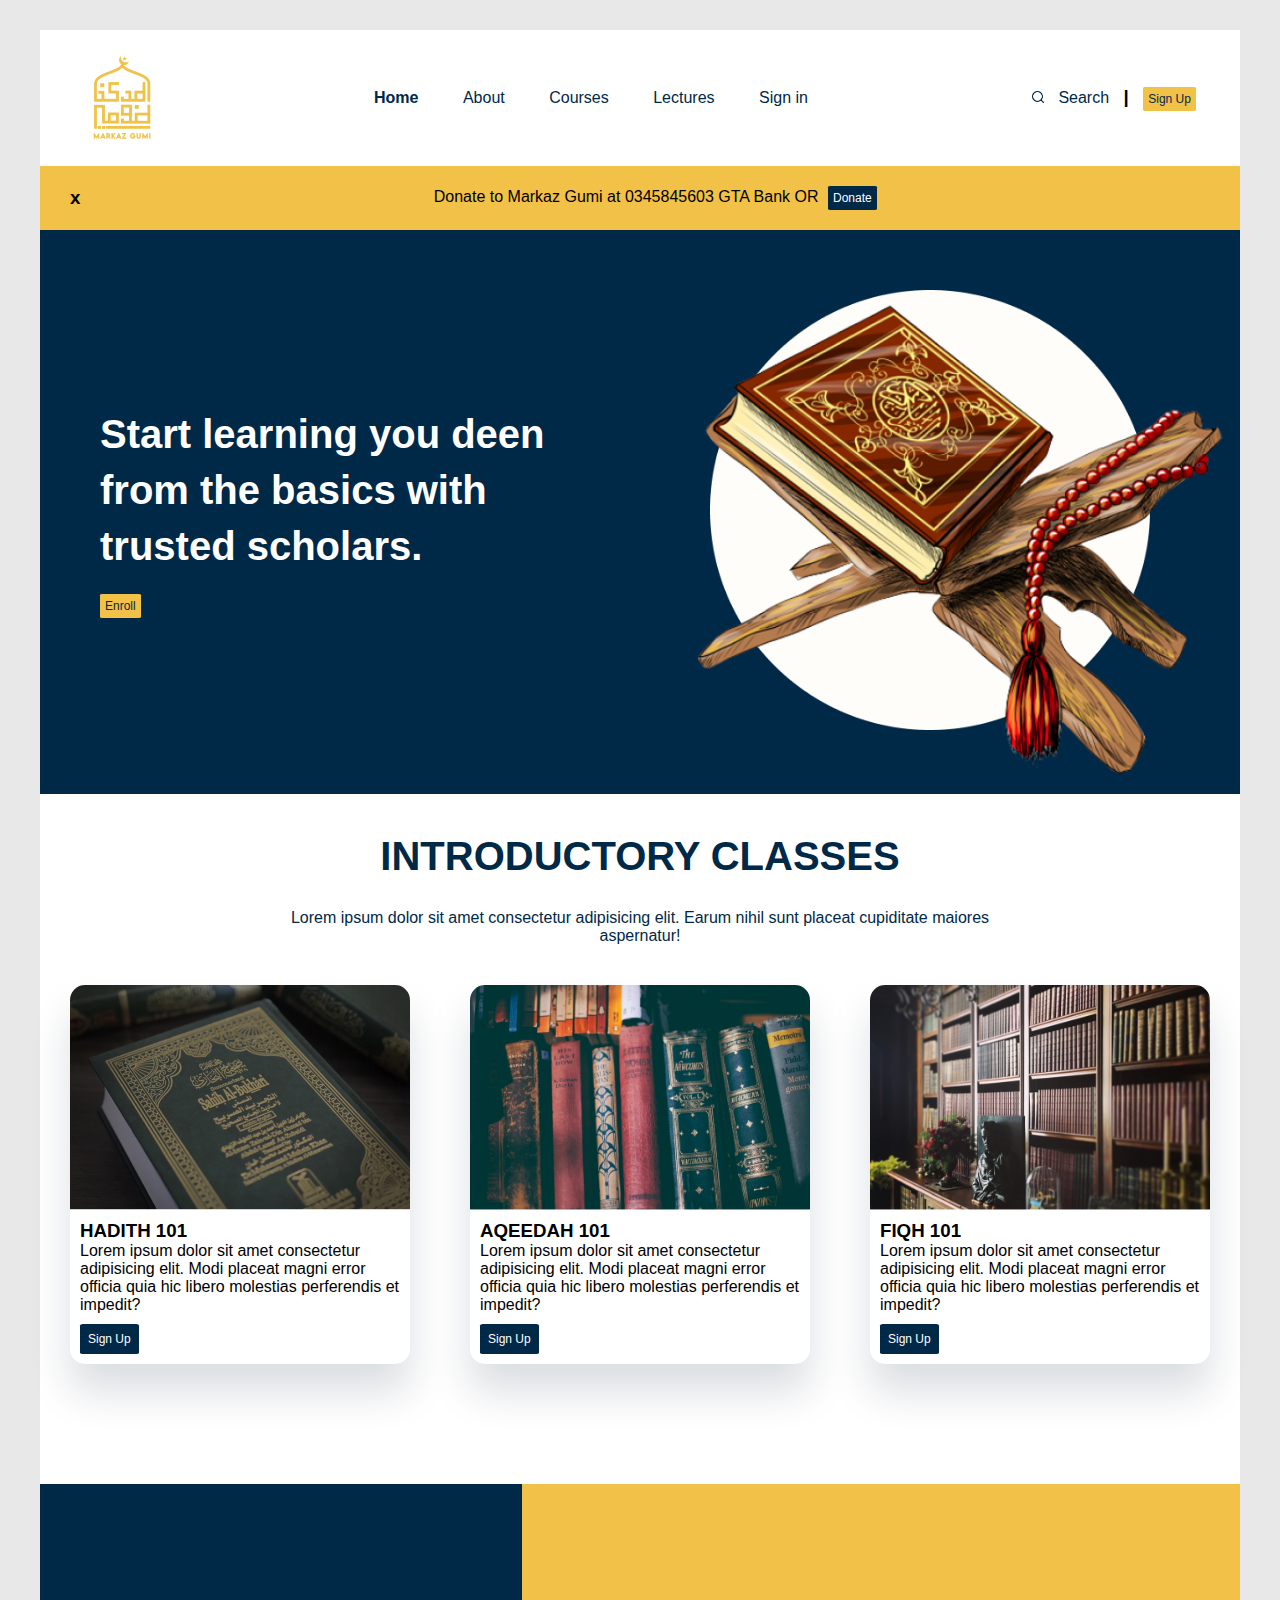
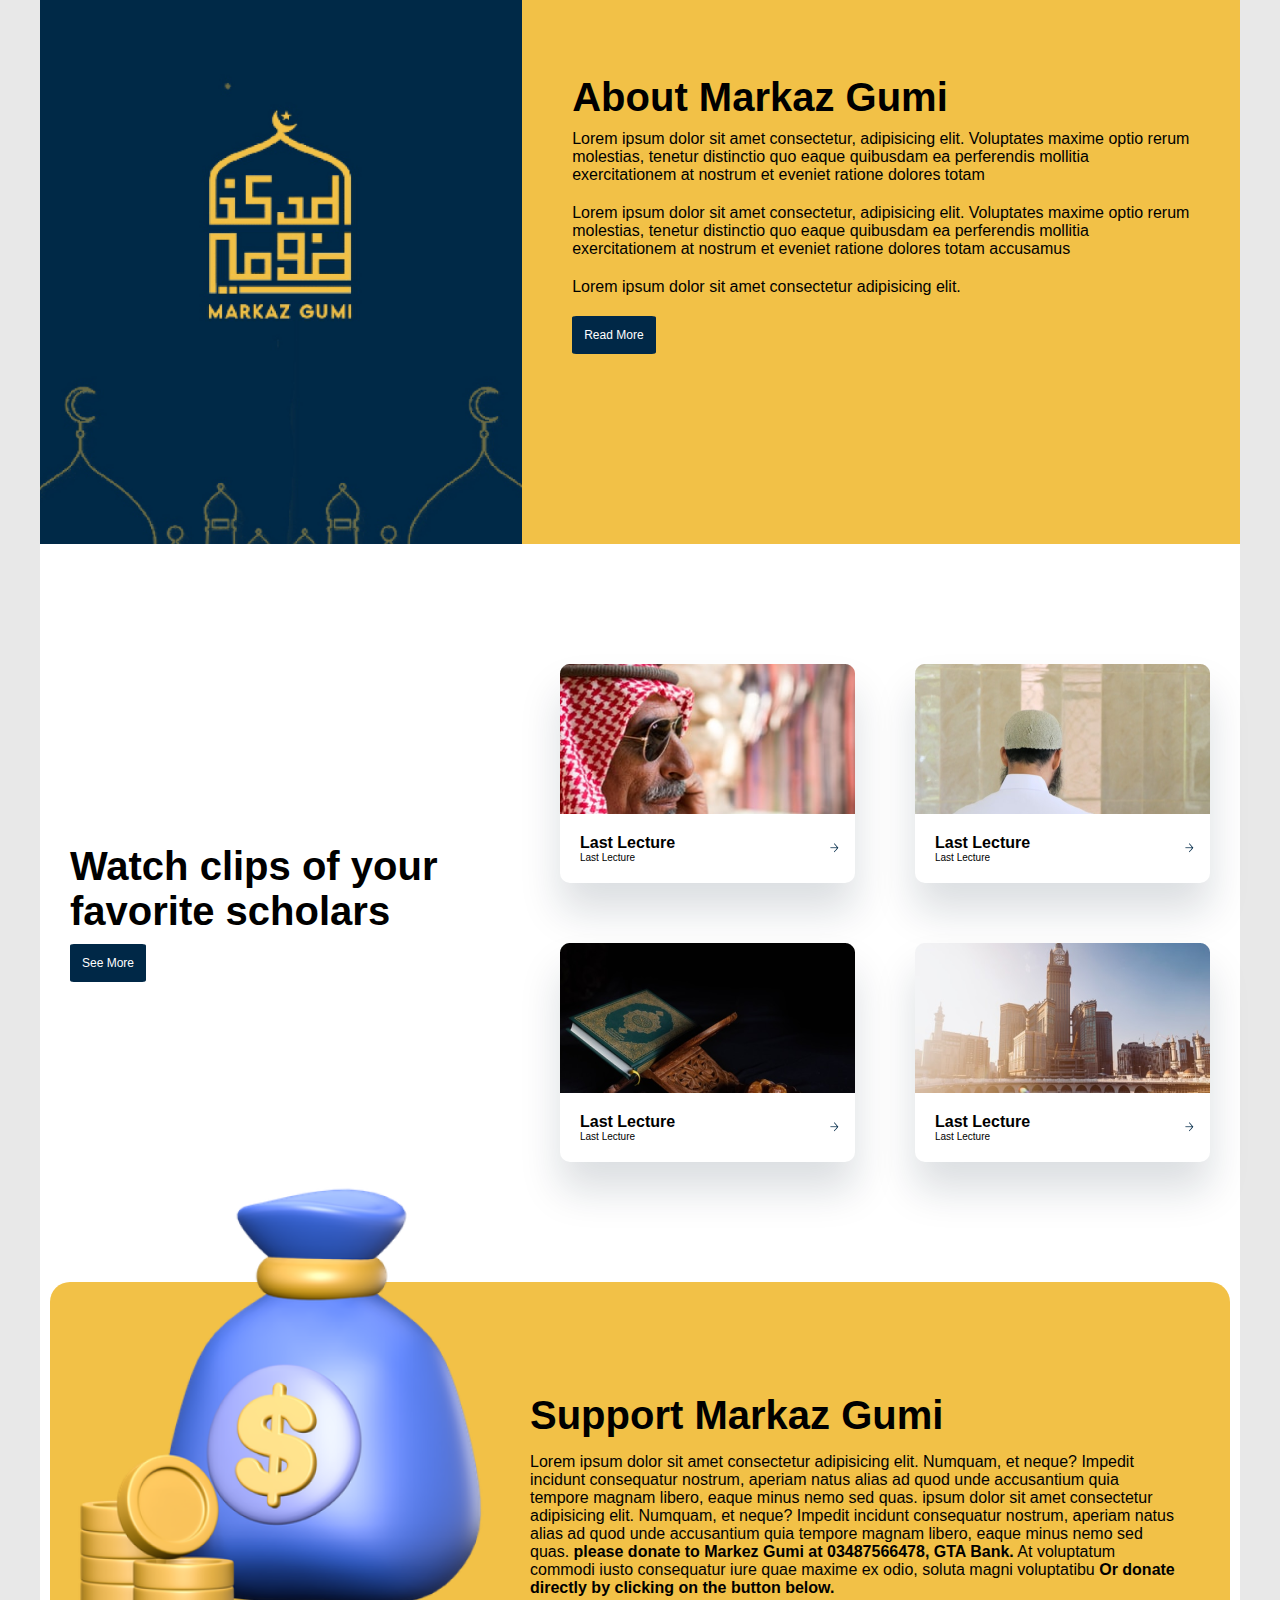
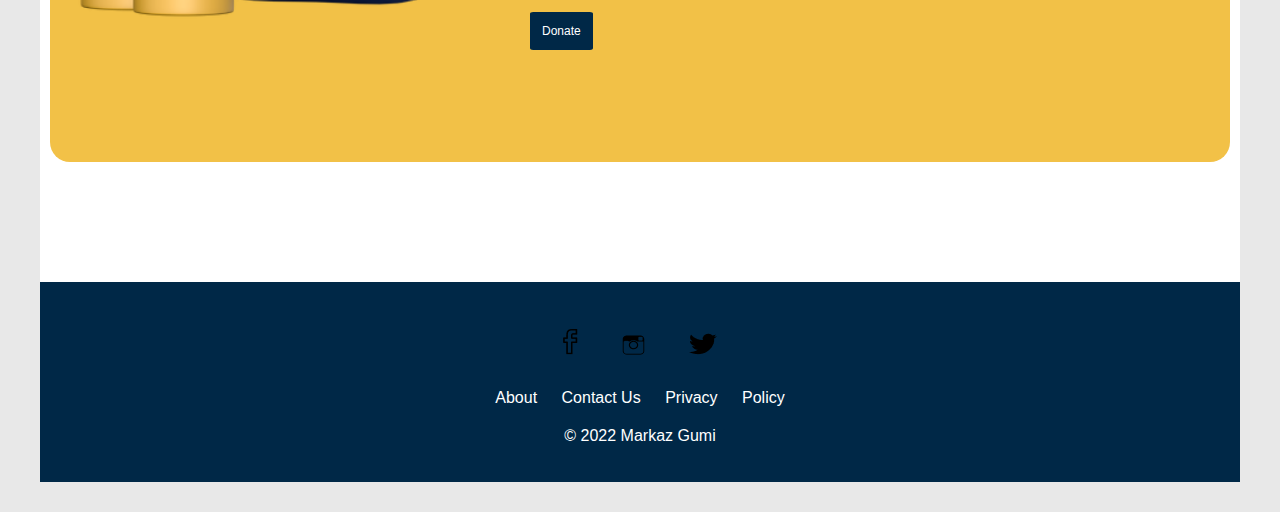
<file: index.html>
<!DOCTYPE html>
<html lang="en">
<head>
    <meta charset="UTF-8">
    <meta http-equiv="X-UA-Compatible" content="IE=edge">
    <meta name="viewport" content="width=device-width, initial-scale=1.0">
    <link rel="stylesheet" href="css/style.css">
    <title>Gumi-Project</title>
</head>
<body>
    <div class="main-container">
        <!-- main-nav section -->
        <header>
            <!-- Image Logo -->
            <img class="logo" src="images/title-logo.png">
            <nav class="main-nav">
            
                <ul>
                    <li><a href="#"><b>Home</b></a></li>
                    <li><a href="#about-intro">About</a></li>
                    <li><a href="Courses.html">Courses</a></li>
                    <li><a href="Lectures.html">Lectures</a></li>
                    <li><a href="login.html">Sign in</a></li>
                </ul>
        
            </nav>
            <div class="search-signUp">
                <a href=""><img class="search" src="images/search-icon.png" alt="search icon"></a>
                <p class="search"><a href="#"> Search</a></p>
                <h3 class="search">|</h3>
                <a href="signUp.html" class="search"><button>Sign Up</button></a>
            </div>
        </header>
        
        
        <!-- Advert Section -->
        <div class="advert">
            <h3>x</h3>
            <div class="advert-info">
                <p>Donate to Markaz Gumi at 0345845603 GTA Bank OR</p>
                <a href="#"><button>Donate</button></a>

            </div>
            
        </div>

        <!-- Showcase -->
        <div class="showcase">
            <div class="showcase-info">
                <h1>
                 Start learning you deen from the basics with trusted scholars.
                </h1>
                <a href="#" class="btn"><button>Enroll</button></a>
    
            </div>
            <div class="showcase-image">
                <img class="showcase-image1" src="images/Ellipse 1.png" alt="">
                <img class="showcase-image2" src="images/Holy-book.png" alt="">
            </div>

        </div>


        <!-- Introductory Class Section -->
        <div class="intro-info">
            <h1>INTRODUCTORY CLASSES</h1>
            <p>Lorem ipsum dolor sit amet consectetur adipisicing elit. Earum nihil sunt placeat cupiditate maiores aspernatur!</p>
        </div>
        
        <div class="intro-course-section">
            <div class="intro-course">
                <img src="images/intro-1.png" alt="">
                <div class="course-signUp">
                    <h3>HADITH 101</h3>
                <p>Lorem ipsum dolor sit amet consectetur adipisicing elit. Modi placeat magni error officia quia hic libero molestias perferendis et impedit?</p>
                <a href="#"><button>Sign Up</button></a>
                </div>               
            </div>

            <div class="intro-course">
                <img src="images/intro-2.png" alt="">
                <div class="course-signUp">
                    <h3>AQEEDAH 101</h3>
                <p>Lorem ipsum dolor sit amet consectetur adipisicing elit. Modi placeat magni error officia quia hic libero molestias perferendis et impedit?</p>
                <a href="#"><button>Sign Up</button></a>
                </div>           
            </div>

            <div class="intro-course">
                <img src="images/intro-3.png" alt="">
                <div class="course-signUp">
                    <h3>FIQH 101</h3>
                <p>Lorem ipsum dolor sit amet consectetur adipisicing elit. Modi placeat magni error officia quia hic libero molestias perferendis et impedit?</p>
                <a href="#"><button>Sign Up</button></a>
                </div>                
            </div>
        </div>
        
        
            <!-- About Introduction -->
            <div id="about-intro">
                <img src="images/image 3.png" alt="" class="about-intro-image">
                <div class="about-intro-info-header">
                    <h1>
                        About Markaz Gumi
                    </h1>
                    <div class="about-intro-info-body">
                        <p>
                            Lorem ipsum dolor sit amet consectetur, adipisicing elit. Voluptates maxime optio rerum molestias, tenetur distinctio quo eaque quibusdam ea perferendis mollitia exercitationem at nostrum et eveniet ratione dolores totam
                        </p>
                        <p>
                            Lorem ipsum dolor sit amet consectetur, adipisicing elit. Voluptates maxime optio rerum molestias, tenetur distinctio quo eaque quibusdam ea perferendis mollitia exercitationem at nostrum et eveniet ratione dolores totam accusamus 
                        </p>
                        <p>
                            Lorem ipsum dolor sit amet consectetur adipisicing elit.
                        </p>
                       

                        <a href="#"><button>Read More</button></a>

                    </div>
                    
                </div>
            </div>

            <!-- Media Section -->
            <div class="media-section">
                <div class="media-section-info">
                    <h1>Watch clips of your favorite scholars</h1>
                    <a href="#"><button>See More</button></a>
                </div>
                <div class="media-section-advert media-image-a">
                    <div class="img-wrap"><img src="images/media1.png" alt=""></div>
                    <div class="content-wrap">
                        <div>
                            <h4>Last Lecture</h4>
                            <p>Last Lecture</p>
                        </div>
                        <img src="images/arrow-icon.png" alt="">
                    </div>
                    
                </div>
                <div class="media-section-advert media-image-b">
                    <div class="img-wrap"><img src="images/media2.png" alt=""></div>
                    <div class="content-wrap">
                        <div>
                            <h4>Last Lecture</h4>
                            <p>Last Lecture</p>
                        </div>
                        <img src="images/arrow-icon.png" alt="">
                    </div>
                    
                </div>
                <div class="media-section-advert media-image-c">
                    <div class="img-wrap"><img src="images/media3.png" alt=""></div>
                    <div class="content-wrap">
                        <div>
                              <h4>Last Lecture</h4>
                              <p>Last Lecture</p>
                        </div>
                        <img src="images/arrow-icon.png" alt="">
                    </div>
                    
                </div>
                <div class="media-section-advert media-image-d">
                    <div class="img-wrap"><img src="images/media4.png" alt=""></div>
                    <div class="content-wrap">
                        <div>
                              <h4>Last Lecture</h4>
                              <p>Last Lecture</p>

                        </div>
                        
                        <img src="images/arrow-icon.png" alt="">
                </div>
                    
                </div>
            </div>
            
            <!-- Donation Section -->
            <div class="donate">
                    <img src="images/money-sack.png" alt="">
                <div class="about-donation-header">
                    <h1>
                        Support Markaz Gumi
                    </h1>
                    <div class="about-donation-body">
                        <p>
                            Lorem ipsum dolor sit amet consectetur adipisicing elit. Numquam, et neque? Impedit incidunt consequatur nostrum, aperiam natus alias ad quod unde accusantium quia tempore magnam libero, eaque minus nemo sed quas.  ipsum dolor sit amet consectetur adipisicing elit. Numquam, et neque? Impedit incidunt consequatur nostrum, aperiam natus alias ad quod unde accusantium quia tempore magnam libero, eaque minus nemo sed quas. <b>please donate to Markez Gumi at 03487566478, GTA Bank.</b> At voluptatum commodi iusto consequatur iure quae maxime ex odio, soluta magni voluptatibu <b>Or donate directly by clicking on the button below.</b>
                        </p>
                            <a href="#"><button>Donate</button></a>
                    </div>
                </div>
            </div>

            <!-- footer -->
            <footer>
                <div class="social-media-icons">
                    <a href=""><img class= "media-icons" src="images/facebook-icon.png"  alt ="facebook icon"></a>
                    <a href=""><img class= "media-icons" src="images/instagram-icon.png" alt="instagram icon"></a>
                    <a href=""><img class= "media-icons" src="images/twitter-icon.png" alt="twitter icon"></a>
                </div>
                <ul>
                    <li><a href="#">About</a></li>
                    <li><a href="#">Contact Us</a></li>
                    <li><a href="#">Privacy</a></li>
                    <li><a href="#">Policy</a></li>
                </ul>
                 <P>&copy; 2022 Markaz Gumi</P>
            </footer>
    </div> 
    <!-- main container ends here... -->
</body>
</html>
</file>
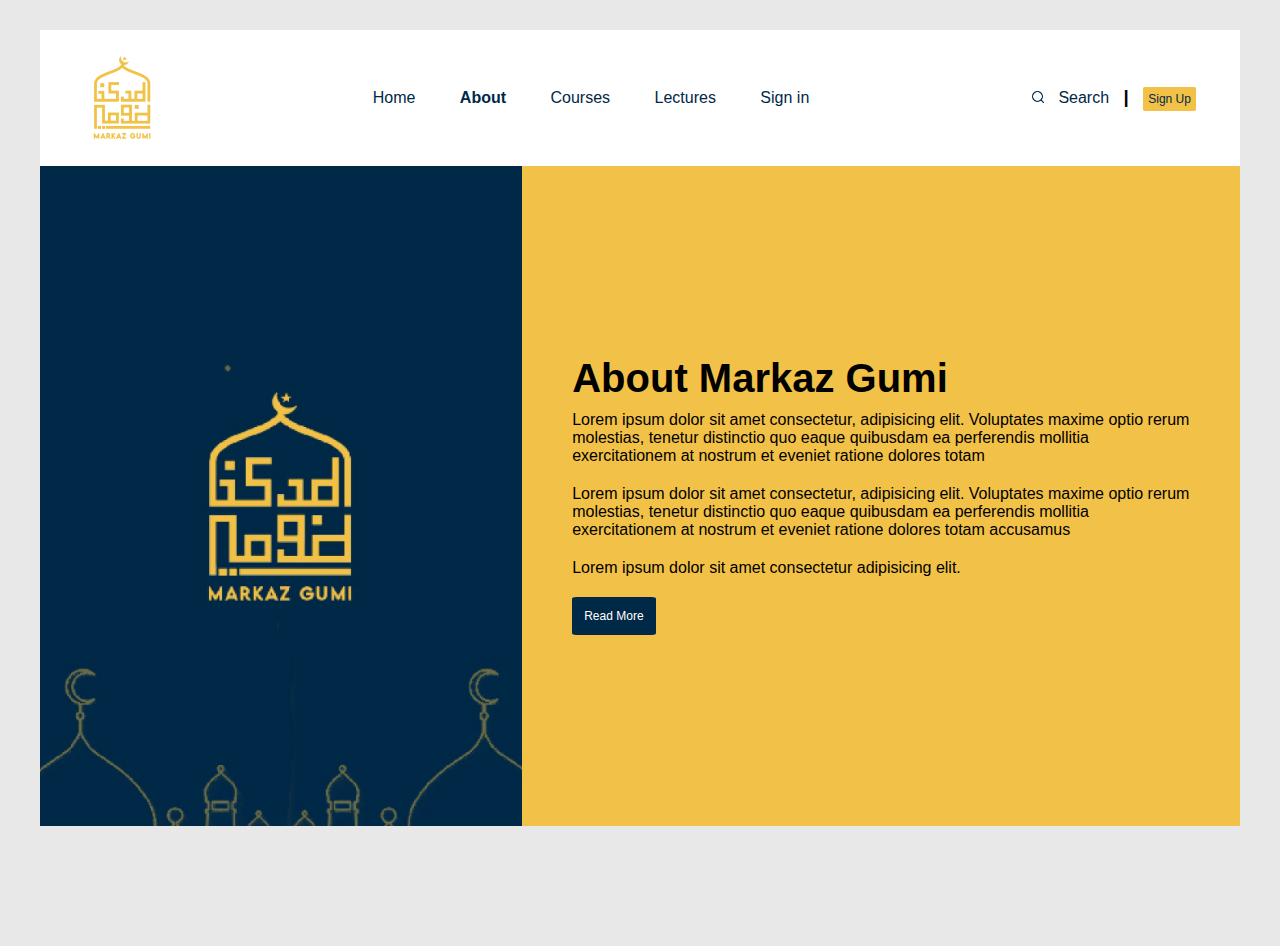
<file: about.html>
<!DOCTYPE html>
<html lang="en">
<head>
    <meta charset="UTF-8">
    <meta http-equiv="X-UA-Compatible" content="IE=edge">
    <meta name="viewport" content="width=device-width, initial-scale=1.0">
    <title>About page</title>
    <link rel="stylesheet" href="css/style.css">
</head>
<body>
    <div class="main-container">
        <header>
            <!-- Image Logo -->
            <img class="logo" src="images/title-logo.png">
            <nav class="main-nav">
            
                <ul>
                    <li><a href="index.html">Home</a></li>
                    <li><a href="#"><b>About</b></a></li>
                    <li><a href="Courses.html">Courses</a></li>
                    <li><a href="Lectures.html">Lectures</a></li>
                    <li><a href="login.html">Sign in</a></li>
                </ul>
        
            </nav>
            <div class="search-signUp">
                <a href=""><img class="search" src="images/search-icon.png" alt="search icon"></a>
                <p class="search"><a href="#"> Search</a></p>
                <h3 class="search">|</h3>
                <a href="signUp.html" class="search"><button>Sign Up</button></a>
            </div>
        </header>
        <!-- About Introduction -->
        <div id="about-intro">
            <img src="images/image 3.png" alt="" class="about-intro-image">
            <div class="about-intro-info-header">
                <h1>
                    About Markaz Gumi
                </h1>
                <div class="about-intro-info-body">
                    <p>
                        Lorem ipsum dolor sit amet consectetur, adipisicing elit. Voluptates maxime optio rerum molestias, tenetur distinctio quo eaque quibusdam ea perferendis mollitia exercitationem at nostrum et eveniet ratione dolores totam
                    </p>
                    <p>
                        Lorem ipsum dolor sit amet consectetur, adipisicing elit. Voluptates maxime optio rerum molestias, tenetur distinctio quo eaque quibusdam ea perferendis mollitia exercitationem at nostrum et eveniet ratione dolores totam accusamus 
                    </p>
                    <p>
                        Lorem ipsum dolor sit amet consectetur adipisicing elit.
                    </p>
                   

                    <a href="#"><button>Read More</button></a>

                </div>
                
            </div>
        </div>

    </div>

    
    
</body>
</html>
</file>
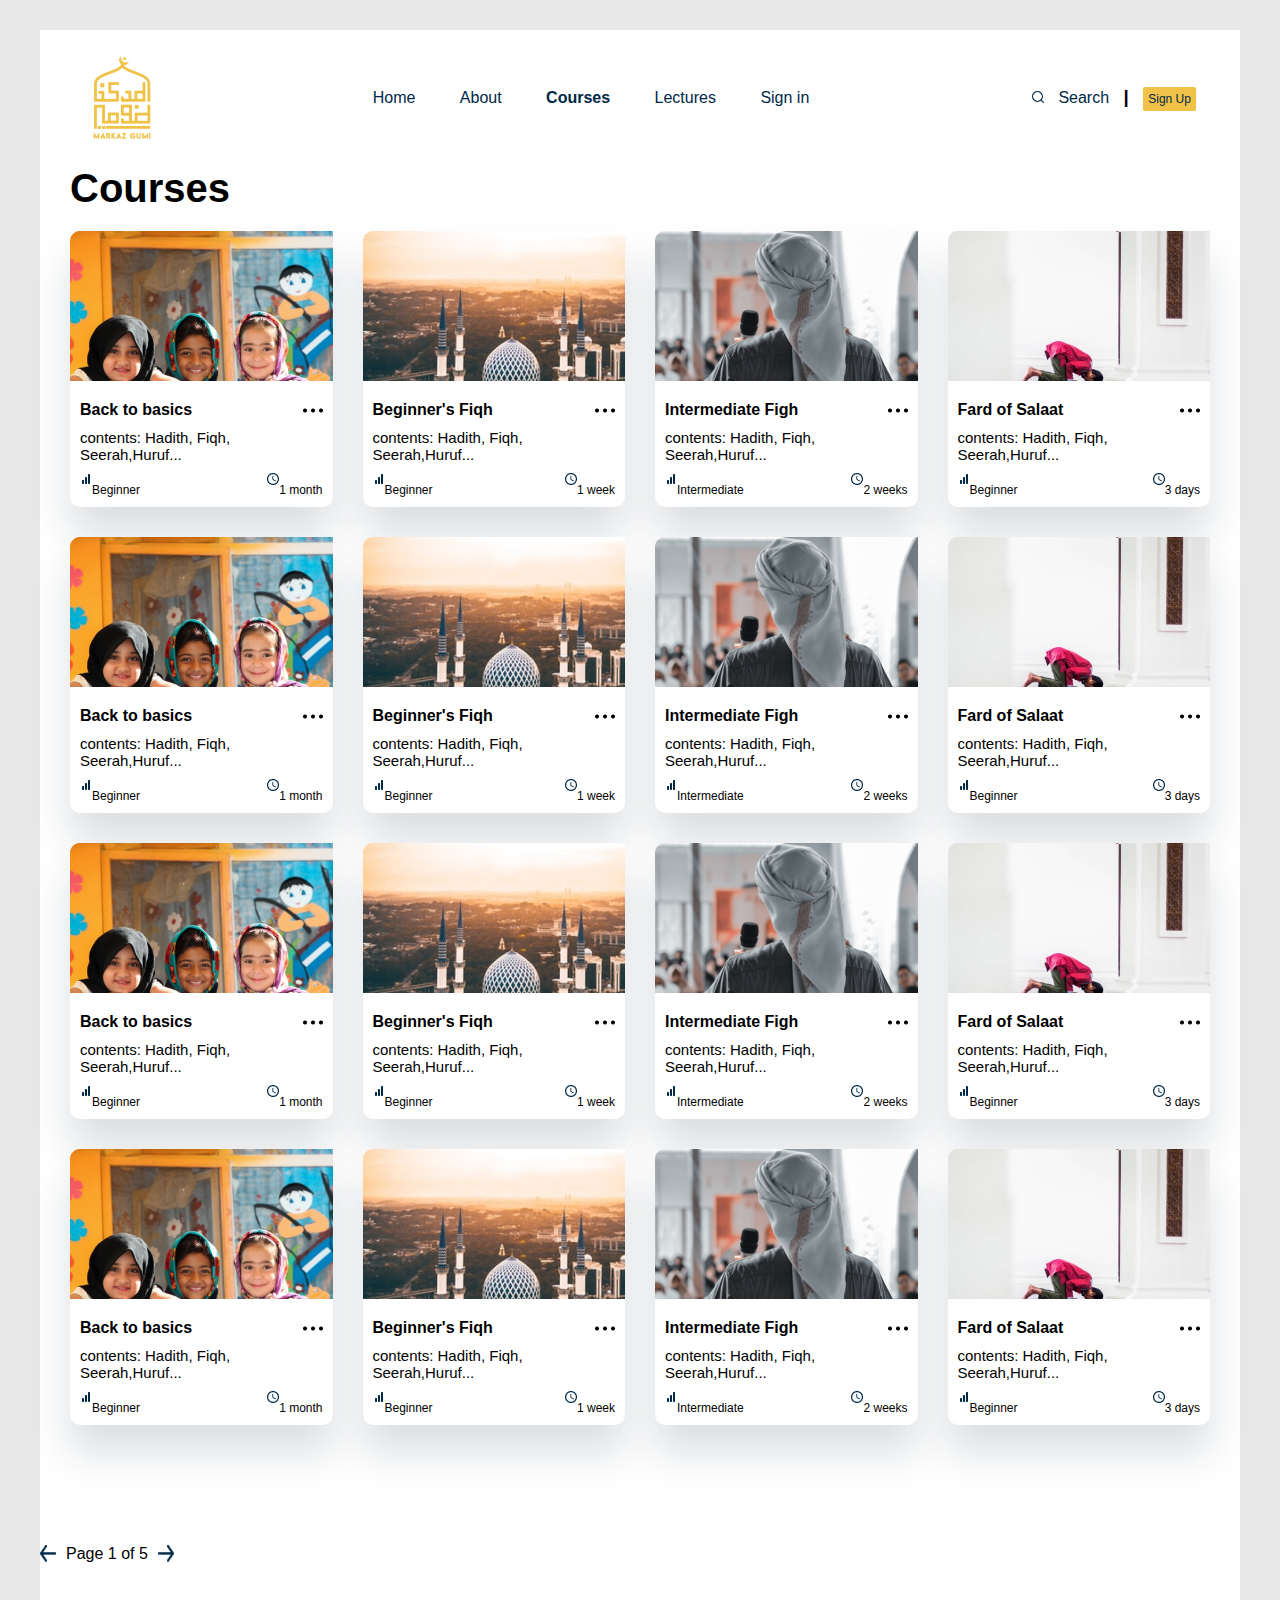
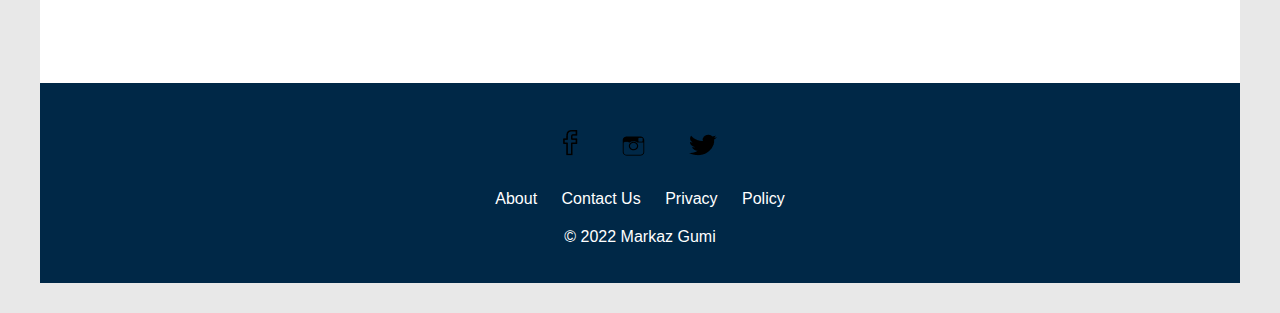
<file: Courses.html>
<!DOCTYPE html>
<html lang="en">
<head>
    <meta charset="UTF-8">
    <meta http-equiv="X-UA-Compatible" content="IE=edge">
    <meta name="viewport" content="width=device-width, initial-scale=1.0">
    <link rel="stylesheet" href="css/style.css">
    <title>Courses</title>
</head>
<body>
    <div class="main-container">
        <!-- main-nav section -->
        <header>
            <!-- Image Logo -->
            <img class="logo" src="images/title-logo.png">
            <nav class="main-nav">
            
                <ul>
                    <li><a href="index.html">Home</a></li>
                    <li><a href="about.html">About</a></li>
                    <li><a href="#"><b>Courses</b></a></li>
                    <li><a href="Lectures.html">Lectures</a></li>
                    <li><a href="login.html">Sign in</a></li>
                </ul>
        
            </nav>
            <div class="search-signUp">
                <a href=""><img class="search" src="images/search-icon.png" alt="search icon"></a>
                <p class="search"><a href="#"> Search</a></p>
                <h3 class="search">|</h3>
                <a href="signUp.html" class="search"><button>Sign Up</button></a>
            </div>
        </header>
        
        <!-- Course Section -->
        <div class="topic-info">
            <div >
                <h1>
                    Courses
                </h1>
    
            </div>

            <div class="media-display">
                <div class="media-section-advert">
                    <div class="img-wrap"><img src="images/course-image1.png" alt=""></div>
                    <div class="course-content-wrap">
                        <div class="course-info">
                            <h4>Back to basics</h4>
                            <img src="images/CTC-icon.png" alt="">
                            
                            
                        </div>
                        <p>contents: Hadith, Fiqh, Seerah,Huruf...</p>
                            <div class="current-level">
                                <img src="images/bar-chart.png" alt="">
                                 <p class="smaller-p">Beginner</p>
                            </div>
    
                            <div class="course-duration">
                                 <p class="smaller-p">1 month</p>
                                 
                                 <img src="images/clock-icon.png" alt="">
    
                            </div>
                    </div>
                    
                </div>
                <div class="media-section-advert">
                    <div class="img-wrap"><img src="images/course-image2.png" alt=""></div>
                    <div class="course-content-wrap">
                        <div class="course-info">
                            <h4>Beginner's Fiqh</h4>
                            <img src="images/CTC-icon.png" alt="">
                            
                            
                        </div>
                        <p>contents: Hadith, Fiqh, Seerah,Huruf...</p>
                            <div class="current-level">
                                <img src="images/bar-chart.png" alt="">
                                 <p class="smaller-p">Beginner</p>
                            </div>
    
                            <div class="course-duration">
                                 <p class="smaller-p">1 week</p>
                                 
                                 <img src="images/clock-icon.png" alt="">
    
                            </div>
                    </div>
                    
                </div>
                <div class="media-section-advert">
                    <div class="img-wrap"><img src="images//course-image3.png" alt=""></div>
                    <div class="course-content-wrap">
                        <div class="course-info">
                            <h4>Intermediate Figh</h4>
                            <img src="images/CTC-icon.png" alt="">
                            
                            
                        </div>
                        <p>contents: Hadith, Fiqh, Seerah,Huruf...</p>
                            <div class="current-level">
                                <img src="images/bar-chart.png" alt="">
                                 <p class="smaller-p">Intermediate</p>
                            </div>
    
                            <div class="course-duration">
                                 <p class="smaller-p">2 weeks</p>
                                 
                                 <img src="images/clock-icon.png" alt="">
    
                            </div>
                    </div>
                    
                </div>
                <div class="media-section-advert">
                    <div class="img-wrap"><img src="images/course-image4.png" alt=""></div>
                    <div class="course-content-wrap">
                        <div class="course-info">
                            <h4>Fard of Salaat</h4>
                            <img src="images/CTC-icon.png" alt="">
                            
                            
                        </div>
                        <p>contents: Hadith, Fiqh, Seerah,Huruf...</p>
                            <div class="current-level">
                                <img src="images/bar-chart.png" alt="">
                                 <p class="smaller-p">Beginner</p>
                            </div>
    
                            <div class="course-duration">
                                 <p class="smaller-p">3 days</p>
                                 
                                 <img src="images/clock-icon.png" alt="">
    
                            </div>
                    </div>
                    
                </div>
                <div class="media-section-advert">
                    <div class="img-wrap"><img src="images/course-image1.png" alt=""></div>
                    <div class="course-content-wrap">
                        <div class="course-info">
                            <h4>Back to basics</h4>
                            <img src="images/CTC-icon.png" alt="">
                            
                            
                        </div>
                        <p>contents: Hadith, Fiqh, Seerah,Huruf...</p>
                            <div class="current-level">
                                <img src="images/bar-chart.png" alt="">
                                 <p class="smaller-p">Beginner</p>
                            </div>
    
                            <div class="course-duration">
                                 <p class="smaller-p">1 month</p>
                                 
                                 <img src="images/clock-icon.png" alt="">
    
                            </div>
                    </div>
                    
                </div>
                <div class="media-section-advert">
                    <div class="img-wrap"><img src="images/course-image2.png" alt=""></div>
                    <div class="course-content-wrap">
                        <div class="course-info">
                            <h4>Beginner's Fiqh</h4>
                            <img src="images/CTC-icon.png" alt="">
                            
                            
                        </div>
                        <p>contents: Hadith, Fiqh, Seerah,Huruf...</p>
                            <div class="current-level">
                                <img src="images/bar-chart.png" alt="">
                                 <p class="smaller-p">Beginner</p>
                            </div>
    
                            <div class="course-duration">
                                 <p class="smaller-p">1 week</p>
                                 
                                 <img src="images/clock-icon.png" alt="">
    
                            </div>
                    </div>
                    
                </div>
                <div class="media-section-advert">
                    <div class="img-wrap"><img src="images//course-image3.png" alt=""></div>
                    <div class="course-content-wrap">
                        <div class="course-info">
                            <h4>Intermediate Figh</h4>
                            <img src="images/CTC-icon.png" alt="">
                            
                            
                        </div>
                        <p>contents: Hadith, Fiqh, Seerah,Huruf...</p>
                            <div class="current-level">
                                <img src="images/bar-chart.png" alt="">
                                 <p class="smaller-p">Intermediate</p>
                            </div>
    
                            <div class="course-duration">
                                 <p class="smaller-p">2 weeks</p>
                                 
                                 <img src="images/clock-icon.png" alt="">
    
                            </div>
                    </div>
                    
                </div>
                <div class="media-section-advert">
                    <div class="img-wrap"><img src="images/course-image4.png" alt=""></div>
                    <div class="course-content-wrap">
                        <div class="course-info">
                            <h4>Fard of Salaat</h4>
                            <img src="images/CTC-icon.png" alt="">
                            
                            
                        </div>
                        <p>contents: Hadith, Fiqh, Seerah,Huruf...</p>
                            <div class="current-level">
                                <img src="images/bar-chart.png" alt="">
                                 <p class="smaller-p">Beginner</p>
                            </div>
    
                            <div class="course-duration">
                                 <p class="smaller-p">3 days</p>
                                 
                                 <img src="images/clock-icon.png" alt="">
    
                            </div>
                    </div>
                    
                </div>
                <div class="media-section-advert">
                    <div class="img-wrap"><img src="images/course-image1.png" alt=""></div>
                    <div class="course-content-wrap">
                        <div class="course-info">
                            <h4>Back to basics</h4>
                            <img src="images/CTC-icon.png" alt="">
                            
                            
                        </div>
                        <p>contents: Hadith, Fiqh, Seerah,Huruf...</p>
                            <div class="current-level">
                                <img src="images/bar-chart.png" alt="">
                                 <p class="smaller-p">Beginner</p>
                            </div>
    
                            <div class="course-duration">
                                 <p class="smaller-p">1 month</p>
                                 
                                 <img src="images/clock-icon.png" alt="">
    
                            </div>
                    </div>
                    
                </div>
                <div class="media-section-advert">
                    <div class="img-wrap"><img src="images/course-image2.png" alt=""></div>
                    <div class="course-content-wrap">
                        <div class="course-info">
                            <h4>Beginner's Fiqh</h4>
                            <img src="images/CTC-icon.png" alt="">
                            
                            
                        </div>
                        <p>contents: Hadith, Fiqh, Seerah,Huruf...</p>
                            <div class="current-level">
                                <img src="images/bar-chart.png" alt="">
                                 <p class="smaller-p">Beginner</p>
                            </div>
    
                            <div class="course-duration">
                                 <p class="smaller-p">1 week</p>
                                 
                                 <img src="images/clock-icon.png" alt="">
    
                            </div>
                    </div>
                    
                </div>
                <div class="media-section-advert">
                    <div class="img-wrap"><img src="images//course-image3.png" alt=""></div>
                    <div class="course-content-wrap">
                        <div class="course-info">
                            <h4>Intermediate Figh</h4>
                            <img src="images/CTC-icon.png" alt="">
                            
                            
                        </div>
                        <p>contents: Hadith, Fiqh, Seerah,Huruf...</p>
                            <div class="current-level">
                                <img src="images/bar-chart.png" alt="">
                                 <p class="smaller-p">Intermediate</p>
                            </div>
    
                            <div class="course-duration">
                                 <p class="smaller-p">2 weeks</p>
                                 
                                 <img src="images/clock-icon.png" alt="">
    
                            </div>
                    </div>
                    
                </div>
                <div class="media-section-advert">
                    <div class="img-wrap"><img src="images/course-image4.png" alt=""></div>
                    <div class="course-content-wrap">
                        <div class="course-info">
                            <h4>Fard of Salaat</h4>
                            <img src="images/CTC-icon.png" alt="">
                            
                            
                        </div>
                        <p>contents: Hadith, Fiqh, Seerah,Huruf...</p>
                            <div class="current-level">
                                <img src="images/bar-chart.png" alt="">
                                 <p class="smaller-p">Beginner</p>
                            </div>
    
                            <div class="course-duration">
                                 <p class="smaller-p">3 days</p>
                                 
                                 <img src="images/clock-icon.png" alt="">
    
                            </div>
                    </div>
                    
                </div>
                <div class="media-section-advert">
                    <div class="img-wrap"><img src="images/course-image1.png" alt=""></div>
                    <div class="course-content-wrap">
                        <div class="course-info">
                            <h4>Back to basics</h4>
                            <img src="images/CTC-icon.png" alt="">
                            
                            
                        </div>
                        <p>contents: Hadith, Fiqh, Seerah,Huruf...</p>
                            <div class="current-level">
                                <img src="images/bar-chart.png" alt="">
                                 <p class="smaller-p">Beginner</p>
                            </div>
    
                            <div class="course-duration">
                                 <p class="smaller-p">1 month</p>
                                 
                                 <img src="images/clock-icon.png" alt="">
    
                            </div>
                    </div>
                    
                </div>
                <div class="media-section-advert">
                    <div class="img-wrap"><img src="images/course-image2.png" alt=""></div>
                    <div class="course-content-wrap">
                        <div class="course-info">
                            <h4>Beginner's Fiqh</h4>
                            <img src="images/CTC-icon.png" alt="">
                            
                            
                        </div>
                        <p>contents: Hadith, Fiqh, Seerah,Huruf...</p>
                            <div class="current-level">
                                <img src="images/bar-chart.png" alt="">
                                 <p class="smaller-p">Beginner</p>
                            </div>
    
                            <div class="course-duration">
                                 <p class="smaller-p">1 week</p>
                                 
                                 <img src="images/clock-icon.png" alt="">
    
                            </div>
                    </div>
                    
                </div>
                <div class="media-section-advert">
                    <div class="img-wrap"><img src="images//course-image3.png" alt=""></div>
                    <div class="course-content-wrap">
                        <div class="course-info">
                            <h4>Intermediate Figh</h4>
                            <img src="images/CTC-icon.png" alt="">
                            
                            
                        </div>
                        <p>contents: Hadith, Fiqh, Seerah,Huruf...</p>
                            <div class="current-level">
                                <img src="images/bar-chart.png" alt="">
                                 <p class="smaller-p">Intermediate</p>
                            </div>
    
                            <div class="course-duration">
                                 <p class="smaller-p">2 weeks</p>
                                 
                                 <img src="images/clock-icon.png" alt="">
    
                            </div>
                    </div>
                    
                </div>
                <div class="media-section-advert">
                    <div class="img-wrap"><img src="images/course-image4.png" alt=""></div>
                    <div class="course-content-wrap">
                        <div class="course-info">
                            <h4>Fard of Salaat</h4>
                            <img src="images/CTC-icon.png" alt="">
                            
                            
                        </div>
                        <p>contents: Hadith, Fiqh, Seerah,Huruf...</p>
                            <div class="current-level">
                                <img src="images/bar-chart.png" alt="">
                                 <p class="smaller-p">Beginner</p>
                            </div>
    
                            <div class="course-duration">
                                 <p class="smaller-p">3 days</p>
                                 
                                 <img src="images/clock-icon.png" alt="">
    
                            </div>
                    </div>
                    
                </div>
               
            </div>
        </div>

        <div class="page-numbering">
            <img src="images/left-arrow.png" alt="">
            <p>Page 1 of 5</p>
            <img src="images/right-arrow.png" alt="">
        </div>

        <!-- footer -->
        <footer>
            <div class="social-media-icons">
                <a href=""><img class= "media-icons" src="images/facebook-icon.png"  alt ="facebook icon"></a>
                <a href=""><img class= "media-icons" src="images/instagram-icon.png" alt="instagram icon"></a>
                <a href=""><img class= "media-icons" src="images/twitter-icon.png" alt="twitter icon"></a>
            </div>
            <ul>
                <li><a href="#">About</a></li>
                <li><a href="#">Contact Us</a></li>
                <li><a href="#">Privacy</a></li>
                <li><a href="#">Policy</a></li>
            </ul>
             <P>&copy; 2022 Markaz Gumi</P>
        </footer>
</div>
<!-- end of main-container -->
    
</body>
</html>
</file>
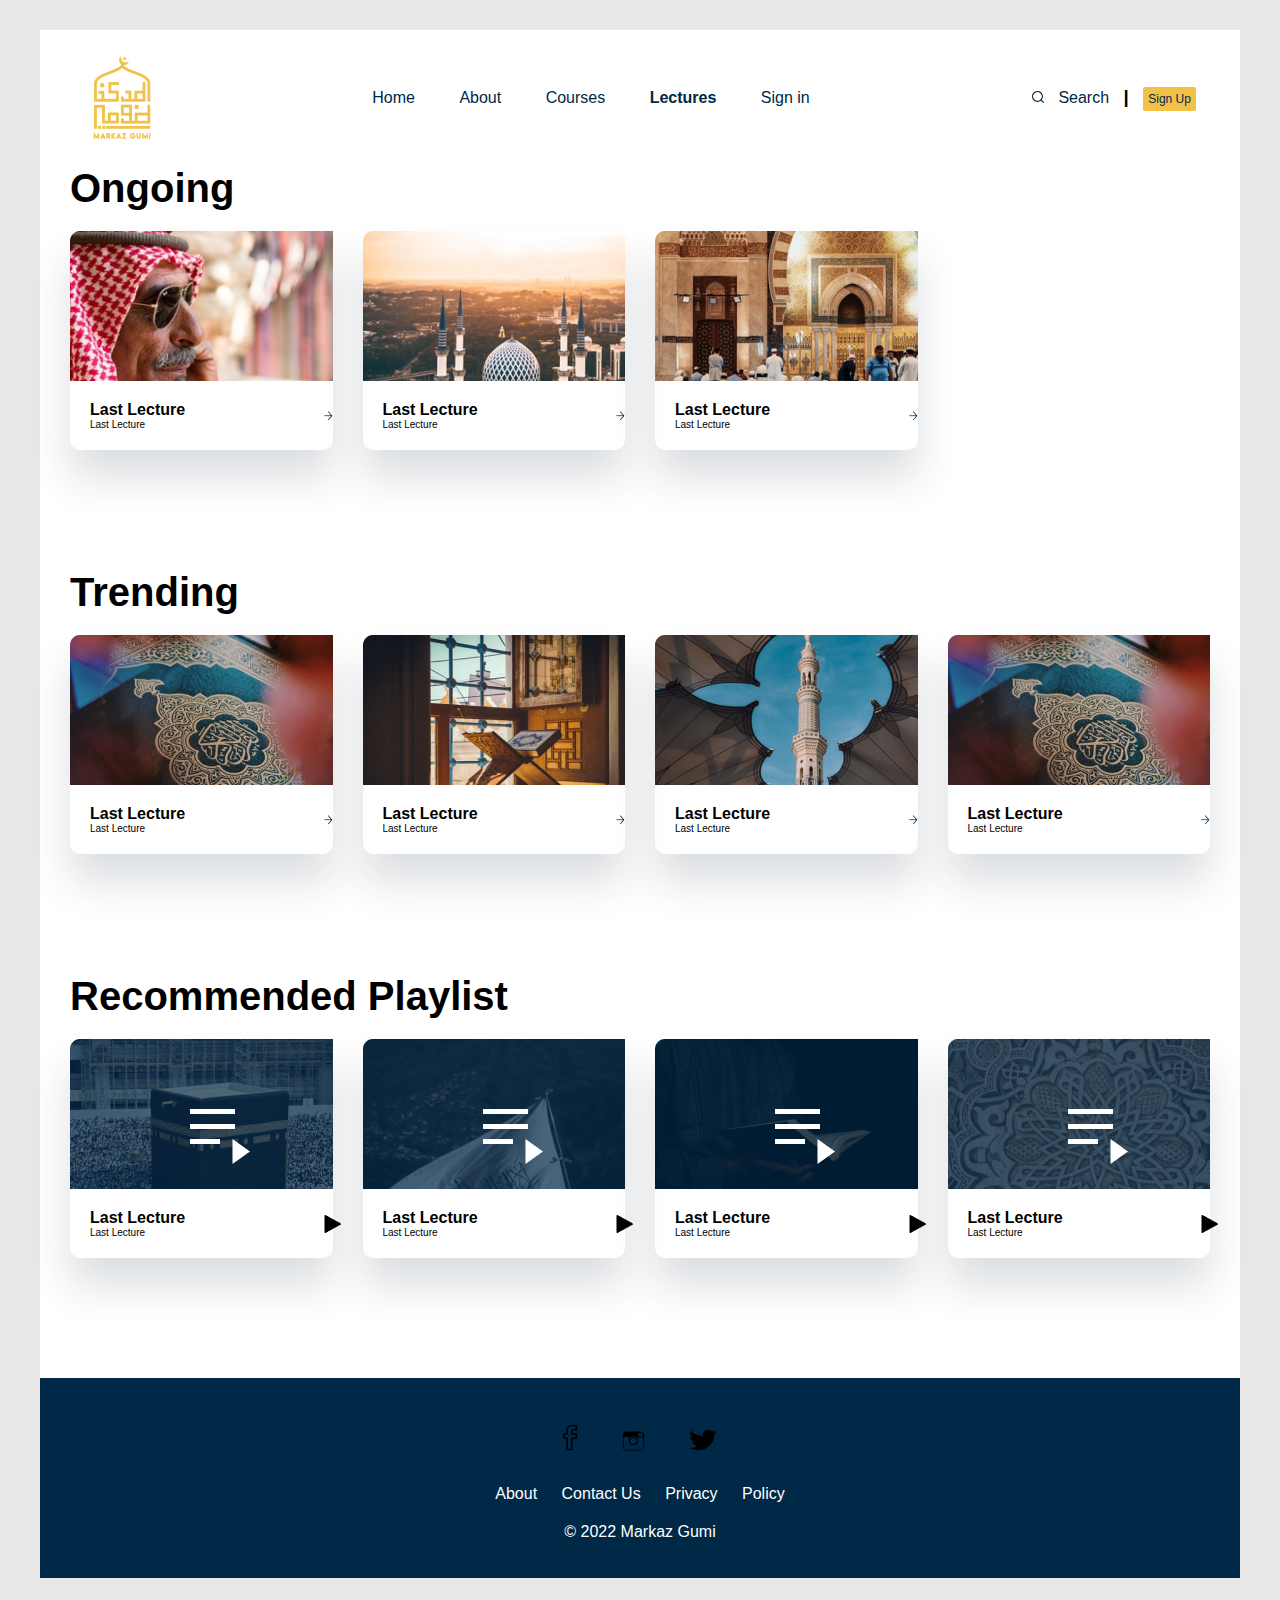
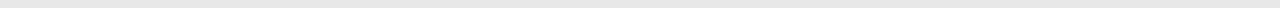
<file: Lectures.html>
<!DOCTYPE html>
<html lang="en">
<head>
    <meta charset="UTF-8">
    <meta http-equiv="X-UA-Compatible" content="IE=edge">
    <meta name="viewport" content="width=device-width, initial-scale=1.0">
    <link rel="stylesheet" href="css/style.css">
    <title>Lectures</title>
</head>
<body>
    <div class="main-container">
        <!-- main-nav section -->
        <header>
            <!-- Image Logo -->
            <img class="logo" src="images/title-logo.png">
            <nav class="main-nav">
            
                <ul>
                    <li><a href="index.html">Home</a></li>
                    <li><a href="about.html">About</a></li>
                    <li><a href="Courses.html">Courses</a></li>
                    <li><a href="#"><b>Lectures</b></a></li>
                    <li><a href="login.html">Sign in</a></li>
                </ul>
        
            </nav>
            <div class="search-signUp">
                <a href=""><img class="search" src="images/search-icon.png" alt="search icon"></a>
                <p class="search"><a href="#"> Search</a></p>
                <h3 class="search">|</h3>
                <a href="signUp.html" class="search"><button>Sign Up</button></a>
            </div>
        </header>


        <!-- "Ongoing" Section -->
        <!-- lecture info -->
        <div class="topic-info">
            <div >
                <h1>
                    Ongoing
                </h1>
    
            </div>
            
    
            <div class="media-display">
                <div class="media-section-advert">
                    <div class="img-wrap"><img src="images/media1.png" alt=""></div>
                    <div class="content-wrap">
                        <div>
                            <h4>Last Lecture</h4>
                            <p>Last Lecture</p>
                        </div>
                        <img src="images/arrow-icon.png" alt="">
                    </div>
                    
                </div>
                <div class="media-section-advert">
                        <div class="img-wrap"><img src="images/lecture-media2.png" alt=""></div>
                        <div class="content-wrap">
                            <div>
                                <h4>Last Lecture</h4>
                                <p>Last Lecture</p>
                            </div>
                            <img src="images/arrow-icon.png" alt="">
                        </div>
                </div>

                <div class="media-section-advert">
                        <div class="img-wrap"><img src="images/lecture-media3.png" alt=""></div>
                        <div class="content-wrap">
                            <div>
                                <h4>Last Lecture</h4>
                                <p>Last Lecture</p>
                            </div>
                            <img src="images/arrow-icon.png" alt="">
                        </div>
                </div>

                
            </div>
        </div>
        
        <!-- "Trending" Section -->
        <!-- lecture info -->
        <div>
            <div class="topic-info">
                <h1>
                    Trending
                </h1>
    
            </div>
            
    
            <div class="media-display">
                <div class="media-section-advert">
                    <div class="img-wrap"><img src="images/lecture-media4.png" alt=""></div>
                    <div class="content-wrap">
                        <div>
                            <h4>Last Lecture</h4>
                            <p>Last Lecture</p>
                        </div>
                        <img src="images/arrow-icon.png" alt="">
                    </div>
                    
                </div>
                <div class="media-section-advert">
                        <div class="img-wrap"><img src="images/lecture-media5.png" alt=""></div>
                        <div class="content-wrap">
                            <div>
                                <h4>Last Lecture</h4>
                                <p>Last Lecture</p>
                            </div>
                            <img src="images/arrow-icon.png" alt="">
                        </div>
                </div>

                <div class="media-section-advert">
                        <div class="img-wrap"><img src="images/lecture-media6.png" alt=""></div>
                        <div class="content-wrap">
                            <div>
                                <h4>Last Lecture</h4>
                                <p>Last Lecture</p>
                            </div>
                            <img src="images/arrow-icon.png" alt="">
                        </div>
                </div>

                <div class="media-section-advert">
                    <div class="img-wrap"><img src="images/lecture-media4.png" alt=""></div>
                    <div class="content-wrap">
                        <div>
                            <h4>Last Lecture</h4>
                            <p>Last Lecture</p>
                        </div>
                        <img src="images/arrow-icon.png" alt="">
                    </div>
            </div>
        </div>
        
        <!-- "Recommended Playlist" Section -->
        <!-- lecture info -->
        <div class="topic-info">
            <div >
                <h1>
                    Recommended Playlist
                </h1>
    
            </div>
            
    
            <div class="media-display">
                <div class="media-section-advert">
                    <div class="img-wrap">
                        <img class="img-wrap1" src="images/lecture-media8.png" alt="">
                        <img class="img-wrap2" src="images/media-playlist-icon.png" alt=""> 
                    </div>
                    <div class="content-wrap">
                        <div>
                            <h4>Last Lecture</h4>
                            <p>Last Lecture</p>
                        </div>
                        <img src="images/thick-arrow-icon.png" alt="">
                    </div>
                    
                </div>

                <div class="media-section-advert">
                        <div class="img-wrap">
                            <img class="img-wrap1" src="images/lecture-media9.png" alt="">
                            <img class="img-wrap2" src="images/media-playlist-icon.png" alt="">
                        </div>
                        <div class="content-wrap">
                            <div>
                                <h4>Last Lecture</h4>
                                <p>Last Lecture</p>
                            </div>
                            <img src="images/thick-arrow-icon.png" alt="">
                        </div>
                </div>

                <div class="media-section-advert">
                        <div class="img-wrap">
                            <img class="img-wrap1" src="images/lecture-media10.png" alt="">
                            <img class="img-wrap2" src="images/media-playlist-icon.png" alt="">
                        </div>
                        <div class="content-wrap">
                            <div>
                                <h4>Last Lecture</h4>
                                <p>Last Lecture</p>
                            </div>
                            <img src="images/thick-arrow-icon.png" alt="">

                        </div>
                </div>

                <div class="media-section-advert">
                    <div class="img-wrap">
                        <img class="img-wrap1" src="images/lecture-media11.png" alt="">
                        <img class="img-wrap2" src="images/media-playlist-icon.png" alt="">
                    </div>
                    <div class="content-wrap">
                        <div>
                            <h4>Last Lecture</h4>
                            <p>Last Lecture</p>
                        </div>
                        <img src="images/thick-arrow-icon.png" alt="">
                    </div>
                </div>

        </div>
        

        <footer>
            <div class="social-media-icons">
                <a href=""><img class= "media-icons" src="images/facebook-icon.png"  alt ="facebook icon"></a>
                <a href=""><img class= "media-icons" src="images/instagram-icon.png" alt="instagram icon"></a>
                <a href=""><img class= "media-icons" src="images/twitter-icon.png" alt="twitter icon"></a>
            </div>
            <ul>
                <li><a href="#">About</a></li>
                <li><a href="#">Contact Us</a></li>
                <li><a href="#">Privacy</a></li>
                <li><a href="#">Policy</a></li>
            </ul>
             <P>&copy; 2022 Markaz Gumi</P>
        </footer>

            
    </div>    
    <!-- main-container ends -->
    
</body>
</html>
</file>
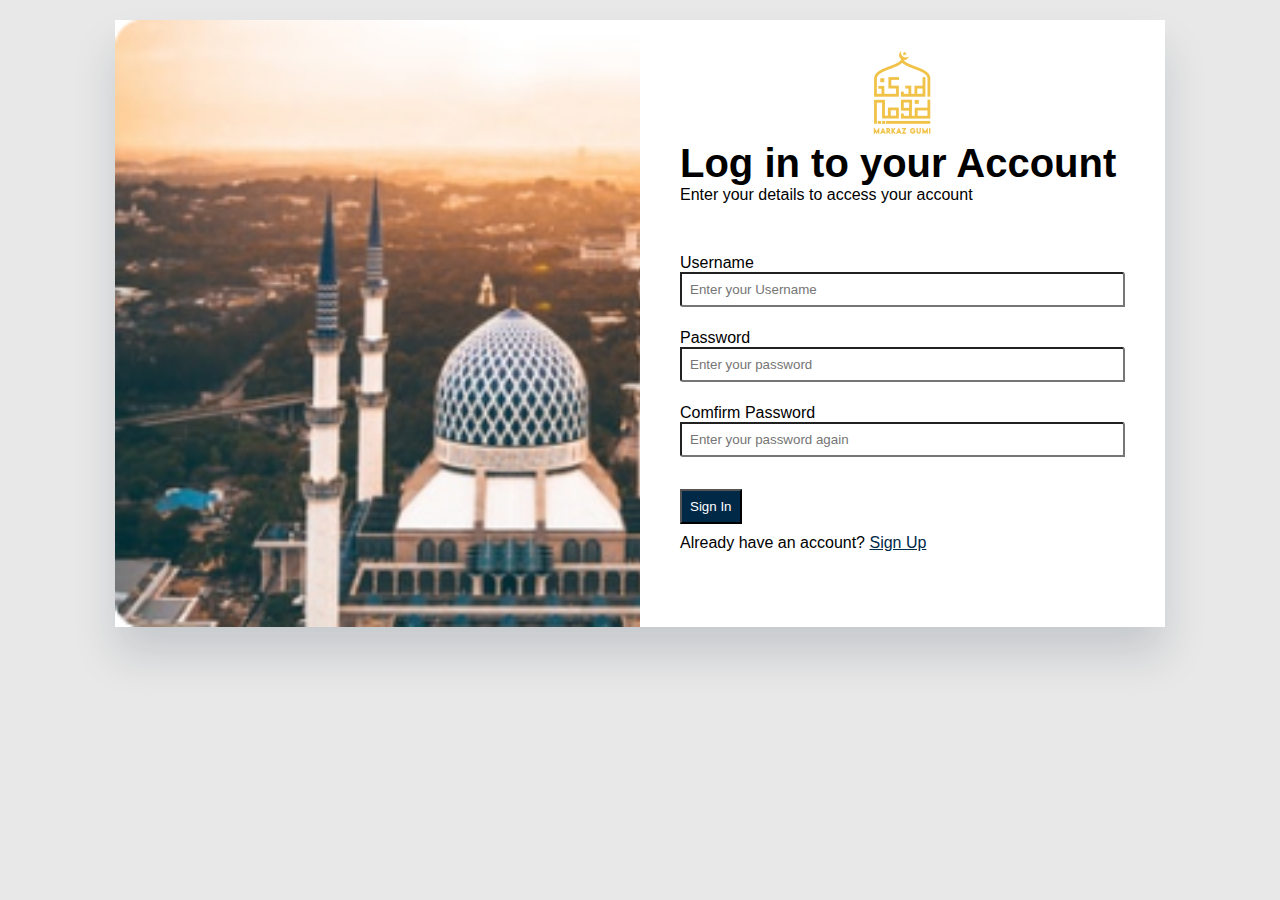
<file: login.html>
<!DOCTYPE html>
<html lang="en">
<head>
    <meta charset="UTF-8">
    <meta http-equiv="X-UA-Compatible" content="IE=edge">
    <meta name="viewport" content="width=device-width, initial-scale=1.0">
    <link rel="stylesheet" href="css/style.css">
    <title>Sign-in page</title>
</head>
<body>
<div class="contact-container">
    <div class="contact-info">
        <div class="contact-wallpaper"></div>
        <div class="contact-details">
            <img src="images/title-logo.png" alt="">
            <h1>Log in to your Account</h1>
            <p>Enter your details to access your account</p>
            <form action="">
                <label for="">Username</label>
                <input type="text" class="input-details" placeholder="Enter your Username" id="">

                <label for="">Password</label>
                <input type="password" class="input-details" placeholder="Enter your password" id="">

                <label for="">Comfirm Password</label>
                <input type="password" class="input-details" placeholder="Enter your password again" id="">
                
                <input type="submit" value="Sign In">
                <p>Already have an account? <a href="signUp.html">Sign Up</a></p>
            </form>

            
        </div>
    </div>
</div>

</body>
</html>
</file>
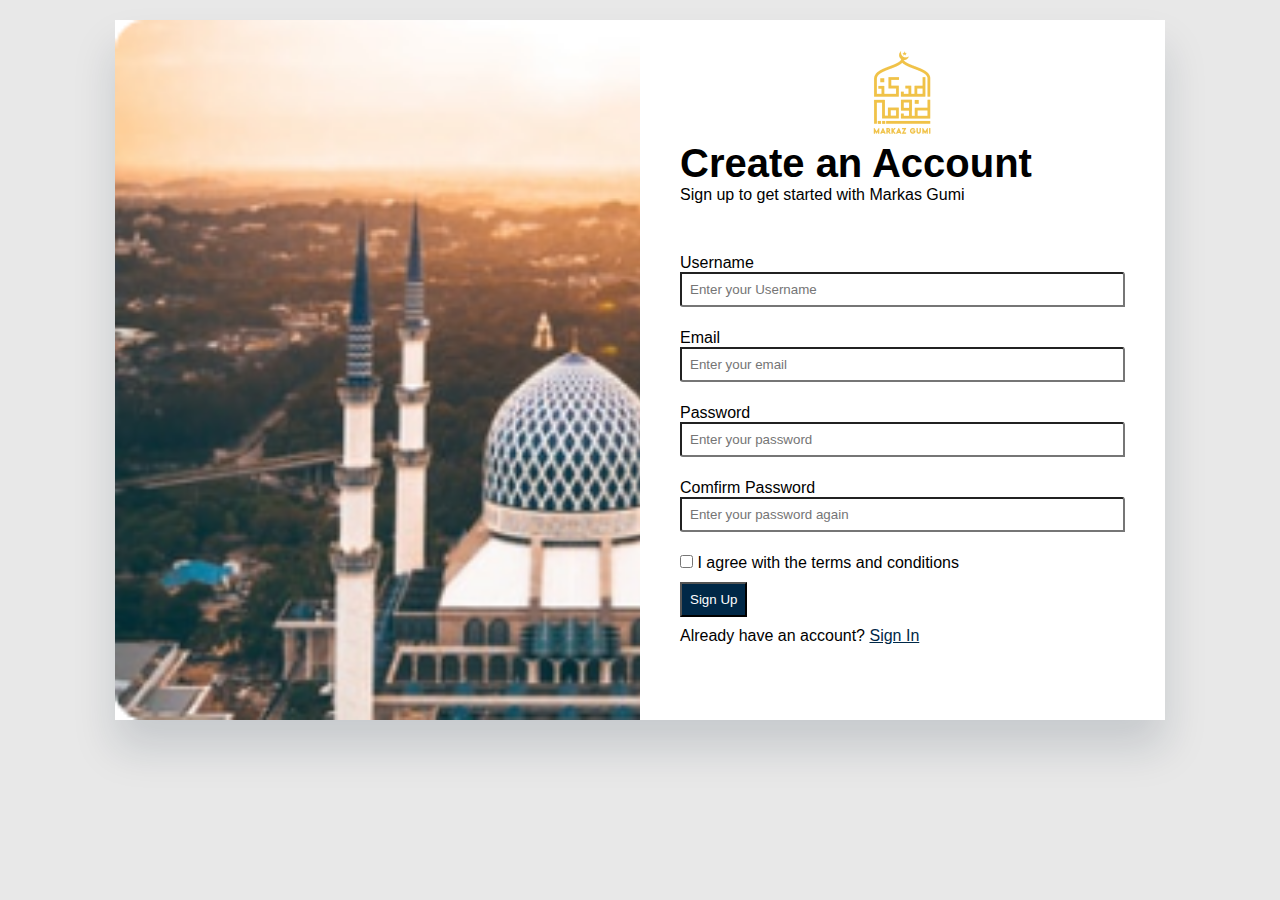
<file: signUp.html>
<!DOCTYPE html>
<html lang="en">
<head>
    <meta charset="UTF-8">
    <meta http-equiv="X-UA-Compatible" content="IE=edge">
    <meta name="viewport" content="width=device-width, initial-scale=1.0">
    <link rel="stylesheet" href="css/style.css">
    <title>Create Account page</title>
</head>
<body>
<div class="contact-container">
    <div class="contact-info">
        <div class="contact-wallpaper"></div>
        <div class="contact-details">
            <img src="images/title-logo.png" alt="">
            <h1>Create an Account</h1>
            <p>Sign up to get started with Markas Gumi</p>
            <form action="">
                <label for="">Username</label>
                <input type="text" class="input-details" placeholder="Enter your Username" id="">
                <label for="">Email</label>
                <input type="email" class="input-details" placeholder="Enter your email" id="">
                <label for="">Password</label>
                <input type="password" class="input-details" placeholder="Enter your password" id="">
                <label for="">Comfirm Password</label>
                <input type="password" class="input-details" placeholder="Enter your password again" id="">
                <input type="checkbox" id=""> <span>I agree with the terms and conditions</span>

                <input type="submit" value="Sign Up">
                <p>Already have an account? <a href="login.html">Sign In</a></p>
            </form>
            
        </div>
    </div>
</div>

</body>
</html>
</file>
<file: css/style.css>
/* css variation */
:root {
    --primary: #ffffff;
    --dark-blue: #002847;
    --yellow: #F2C147;
    --shadow: 0 28px 40px rgba(14, 31, 53, 0.15);
    --hover-border: 2px solid rgb(250, 0, 0);
    font-family: Arial, Helvetica, sans-serif;

}
 /* Global styling */

 *{
    box-sizing: border-box;
    margin: 0;
    padding:0;
}

body {
    background-color: #e8e8e8 ;
}

.main-container {
    position: relative;
    background-color: var(--primary);
    margin: 30px 40px;
}

li, a, button {
    font-family: "Montserrat" sans-serif;
    font-size: 16px;
    /* font-weight: 500; */
    color: var(--dark-blue);
    text-decoration: none;
}

/* img{
    max-height: 100%;
} */

button  {
    padding: 5px;
    border: none;
    border-radius: 5%;
    cursor: pointer;
    transition: all 0.3s ease 0s;
    color: var(--dark-blue);
    background-color: var(--yellow);
    font-size: 12px;
}

h1 {
    font-size: 40px;
}

/* Navigation Bar */

header {
    display: flex;
    justify-content: space-between;
    align-items: center;
    padding: 20px 30px;
    
}

.logo {
    margin-left: 20px;
}

.main-nav ul {
    list-style: none;
}

.main-nav li {
    display: inline;
    padding: 0px 20px;
}
.main-nav li a:hover {
    border: var(--hover-border) ;
}

.search-signUp .search {
    display: inline;
    padding: 0px 5px;
}

.search-signUp img {
    max-width: 12%;
}

/* Advert Section */

.advert {
    display: flex;
    justify-content: space-between;
    align-items: center;
    background-color: var(--yellow);
    padding: 20px 30px;
    gap:20px;
}
 

 .advert button {
    color: var(--primary);
    background-color:var(--dark-blue);
    margin-left: 5px;

}

.advert-info {
    text-align: center;
    margin: auto;
}

.advert-info p, .advert-info a {
    display: inline;

}


/* Showcase */

.showcase {
    position:relative;
    background-color:var(--dark-blue);
    color: var(--primary);
    display: grid;
    gap: 20px;
    grid-template-columns: repeat(2, 1fr);
    padding: 20px 30px;
    
}

.showcase img {
    width: 100%;
}
.showcase-info {
    display: flex;
    line-height: 1.4;
    flex-direction: column;
    justify-content: center;
    align-items: start;
    padding: 20px 30px;
}

.showcase-image, .showcase-image1 {
    padding: 20px 30px;
    position: relative;
    top: 0;
    bottom: 0;

}

.showcase-image2 {
    position:absolute;
    top: 30px;
    left: 30px;


}

.showcase-info button {
    margin-top: 20px;
}

/* Introductory Class Section -A */

.intro-info {
    text-align: center;
    color: var(--dark-blue);
    background-color: var(--primary);
    margin: 40px auto;
}

 .intro-info p {
    margin: auto 220px;
    padding-top: 30px;

}

/* Introductory Class Section -B */



.intro-course-section {
    display: flex;
    flex-direction: row;
    gap: 60px;
    justify-content: center;
    align-items: flex-start;
    margin: 20px 30px 120px;
}

.intro-course-section img {
    width: 100%;
    height: auto;
    border-radius: 15px 15px 0px 0px;
}

.intro-course-section .intro-course {
    display: flex;
    flex-direction: column;
    justify-content: center;
    align-items: flex-start;
    box-shadow: var(--shadow);
    width: 350px;
    border-radius: 15px;
    
}

.intro-course-section .intro-course .course-signUp {
    padding: 10px;
}


.course-signUp p {
    margin-bottom: 10px;
}


.course-signUp button{
    padding: 8px;
    color: var(--primary);
    background-color:var(--dark-blue);

}

/* Intro- About Markaz */


#about-intro {
    display: grid;
    grid-template-areas: 
    'img about';
    background-color: var(--yellow);
    margin-bottom: 120px;
    
}

#about-intro img{
    max-width: 100%;
    grid-area: img;
}

.about-intro-info-header{
    grid-area: about;
    display: flex;
    flex-direction: column;
    justify-content: center;
    align-items: flex-start;
    margin: auto 50px;
}

.about-intro-info-body p {
    padding: 10px 0 ;
}

.about-intro-info-body button {
    padding: 12px;
    color: var(--primary);
    background-color:var(--dark-blue);
    margin-top: 10px;
}

/* Media Section */

.media-section {
    display: grid;
    grid-template-areas: 
    'media-section-info media-section-info image-a image-b '
    'media-section-info media-section-info image-c image-d ';
    gap: 60px;
    margin: 20px 30px 120px;

}

.media-section-info {
    grid-area: media-section-info;
    display: flex;
    flex-direction: column;
    justify-content: center;
    align-items: flex-start;
}

.media-section-info h1 {
    padding-right: 30px;
}
.media-section-info button {
    padding: 12px;
    color: var(--primary);
    background-color:var(--dark-blue);
    margin-top: 10px;  
}

.media-section-advert {
    box-shadow: var(--shadow);
    border-radius: 10px;
}


.img-wrap{
    max-height: 150px;
    overflow: hidden;
    position: relative;
    top: 0;
    bottom: 0;
}

.img-wrap1 {
    position: relative;
    top: 0;
    bottom: 0;
}

.img-wrap2 {
    position: absolute;
    top: 70px;
    left: 120px;
}

.img-wrap img{
    width: auto;
    height: auto;
}
.media-image-a {
    grid-area: image-a ;

}
.media-image-b {
    grid-area: image-b;

}
.media-image-c {
    grid-area: image-c;
    
}
.media-image-d {
    grid-area: image-d;

}

.content-wrap {
    padding: 20px;
    display:grid;
    grid-template-columns: repeat(2, 1fr);
    column-gap: 5px;
    justify-content: center;
    align-items: center;
    
}

.content-wrap  p{
    font-size: 10px;
}

.content-wrap img{
    position: relative;
    right: -120px;
}


/* Donation Section */

.donate{
    display: grid;
    grid-template-areas: 
    'img about';
    background-color: var(--yellow);
    border-radius: 20px;
    margin: 20px 10px 120px;

}

.donate img {
    position: relative;
    max-width: 480px;
    top:-120px;
    right: 20px;
    grid-area: img;
}
.about-donation-header {
    display: flex;
    flex-direction: column;
    justify-content: center;
    align-items: flex-start;
    grid-area: about;
    margin-right : 50px;
}

.about-donation-header h1{
    padding-bottom: 15px;
}

.about-donation-header button {
    padding: 12px;
    color: var(--primary);
    background-color:var(--dark-blue);
    margin-top: 15px

}


/* footer */
footer {
    height: 200px;
    background: var(--dark-blue);
    color: var(--primary);
    display: flex;
    flex-direction: column;
    justify-content: center;
    align-items: center;
    gap: 20px;
}

footer ul {
    list-style: none;
    /* text-align: center; */
}

footer li {
    display: inline;
    

}

footer a {
    color: var(--primary);
    padding: 10px;

}

.media-icons {
    padding: 10px;
}


/* LECTURERS PAGE */

.topic-info h1{
    padding: 0 30px;
    /* margin: 20px 30px 120px; */

}

.media-display {
    display: grid;
    grid-template-columns: repeat(auto-fill, minmax(250px, 1fr));
    gap: 30px;
    margin: 20px 30px 120px;
}

/* COURSES PAGE */

.course-content-wrap {
    padding: 20px 10px;
}

 .course-info {
    display: flex;
    justify-content: space-between;
    align-items: center;
    text-align: center;
 }

 .course-content-wrap .current-level img {
    float: left ;
 }

 .course-content-wrap p {
     font-size: 15px;
     padding: 10px 0;
 }

 .course-content-wrap .smaller-p {
     font-size: 12px;
 }


 .course-content-wrap .current-level p {
     float: left;
 }

 .course-content-wrap .course-duration p{
     float: right;
 }

 .course-content-wrap .course-duration img {
     float: right;
 }


 .page-numbering {
     margin: 0 auto 120px;
     display: flex;
     gap: 10px;
 }
 

 /* SIGN-UP PAGE */

 .contact-container {
     position: relative;
     width: 100%;
     height: 100%;
     display: flex;
     justify-content: center;
     align-items: center;
     padding: 20px 100px;
 }


 .contact-info {
     max-width: 1050px;
     display: grid;
     grid-template-columns: repeat(2, 1fr);
     justify-content: center;
     align-items: flex-start;
     /* text-align: center; */
     background-color: var(--primary);
     box-shadow: var(--shadow);

 }

.contact-wallpaper {
    background-image: url('../images/lecture-media2.png');
     background-size: cover;
     background-repeat: no-repeat;
     height: 100%;

}

.contact-details img {
    display: block;
    margin-left: auto;
    margin-right: auto;
}

.contact-details {
    padding: 25px 40px;
}


form {
    margin: 50px auto;
}

.input-details {
    width: 100%;
    padding: 8px;
    margin-bottom: 22px;
    border-radius: 0 3px 0 3px;
}

input[type="submit"] {
    display: block;
    color: var(--primary);
    background-color: var(--dark-blue);
    padding: 8px;
    margin: 10px 0;
}

form a {
    text-decoration: underline;
}
</file>
